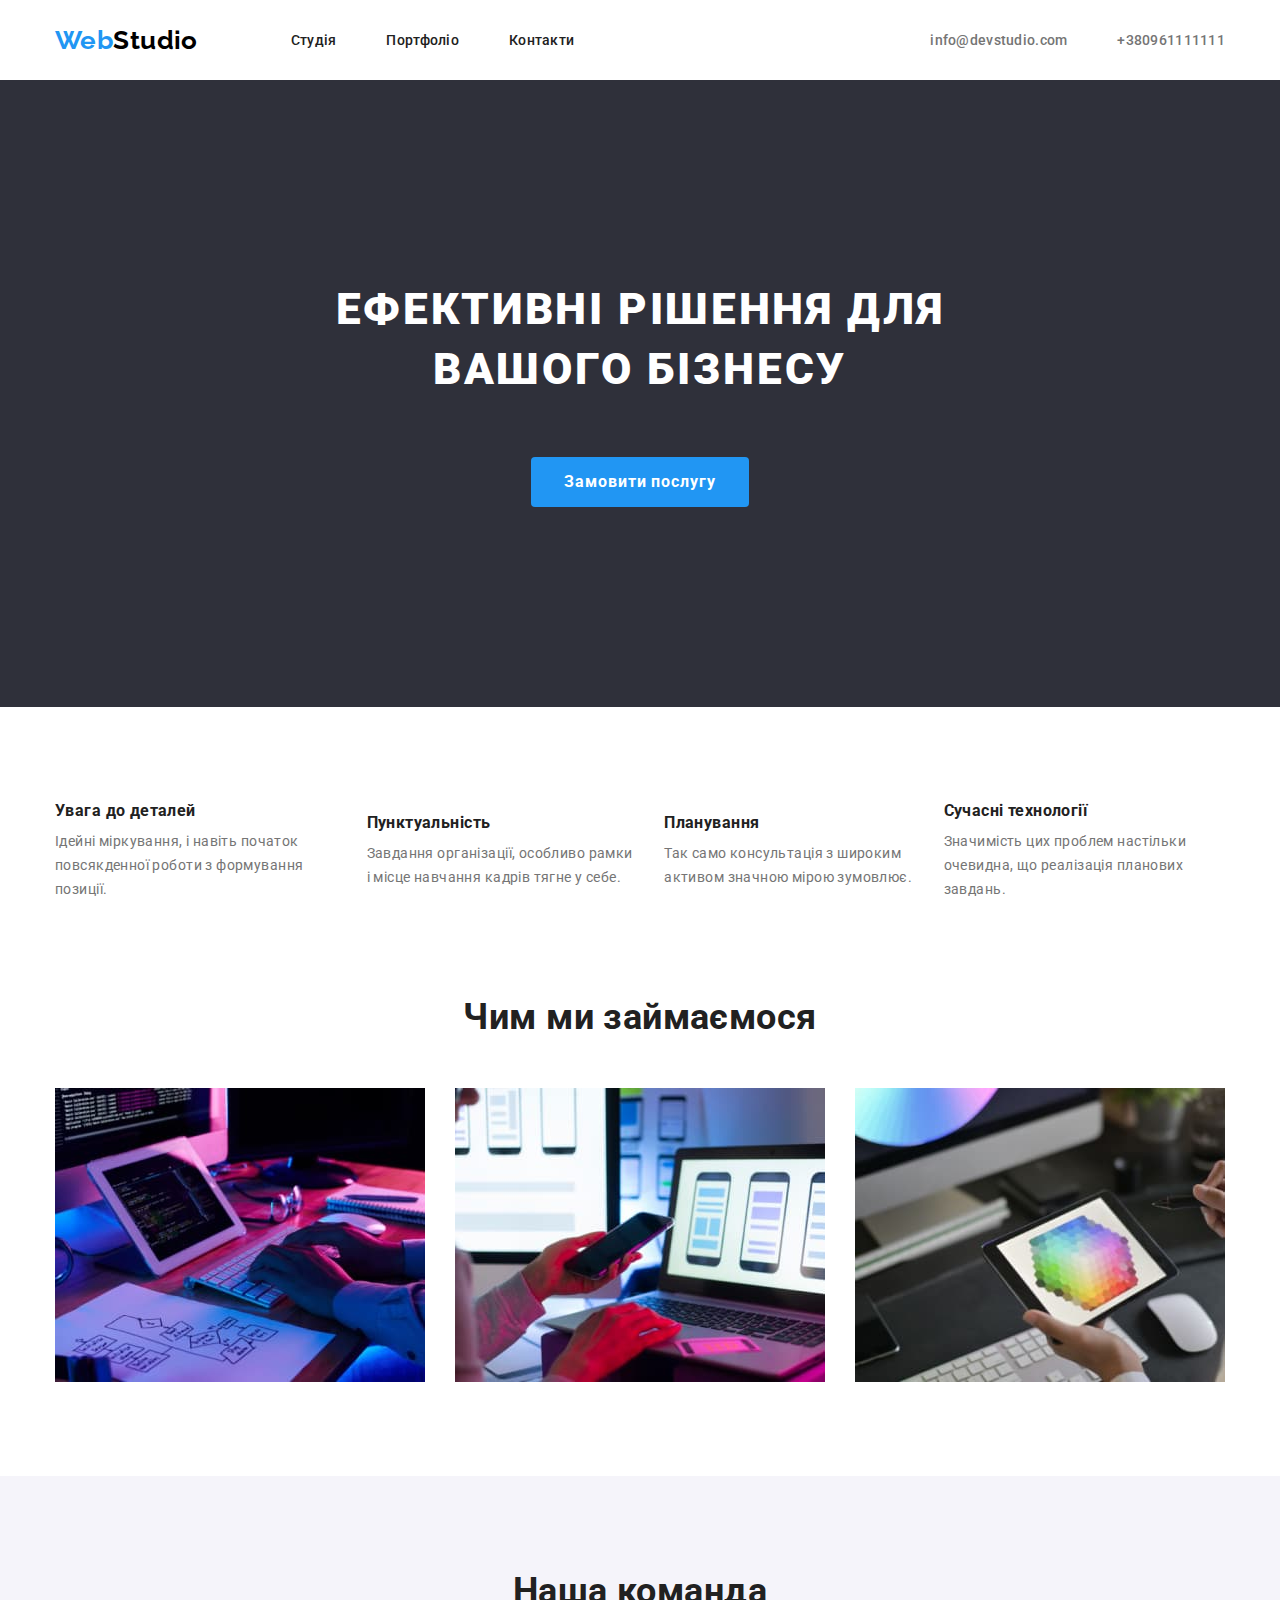
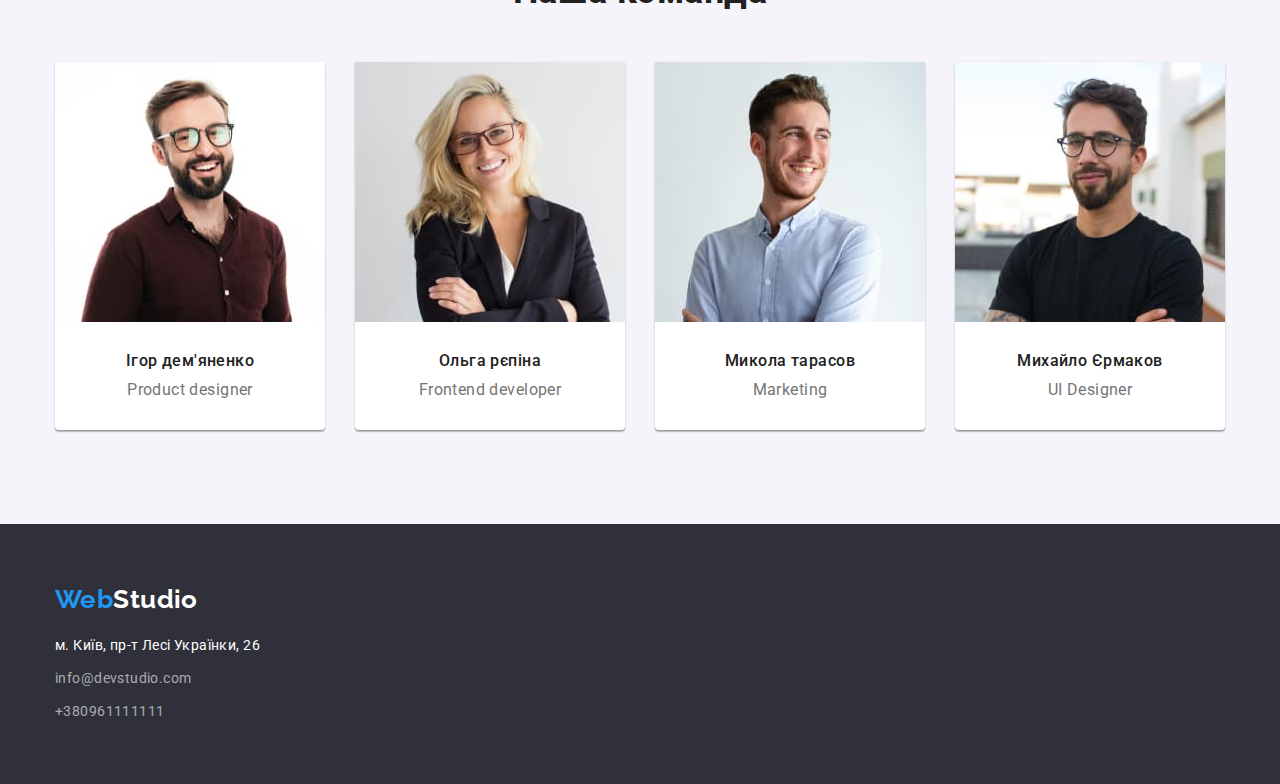
<file: index.html>
<!DOCTYPE html>
 <html lang="uk">
<head>
    <meta charset="UTF-8">
    <meta http-equiv="X-UA-Compatible" content="IE=edge">
    <meta name="viewport" content="width=device-width, initial-scale=1.0">
    <title>WebStudio</title>
    <link rel="stylesheet" href="https://cdnjs.cloudflare.com/ajax/libs/modern-normalize/1.0.0/modern-normalize.min.css">
    <link rel="stylesheet" href="./css/styles.css">
    <link rel="preconnect" href="https://fonts.googleapis.com">
    <link rel="preconnect" href="https://fonts.gstatic.com" crossorigin>
    <link href="https://fonts.googleapis.com/css2?family=Raleway:wght@700&family=Roboto:wght@400;500;700;900&display=swap"
        rel="stylesheet">
</head>

<body>
    <header class="header">
        <div class="container">
        <nav class="main-nav">
            <a class="logo-link" href="./index.html" lang="en">Web<span class="header-logo-span">Studio</span></a>
            <ul class="list">
                <li class="navigation-list-item">
                    <a class="current-page link" href="./index.html">Студія</a></li>
                <li class="navigation-list-item">
                    <a class="link" href="./portfolio.html">Портфоліо</a></li>
                <li class="navigation-list-item">
                    <a class="link" href="#">Контакти</a></li>
            </ul>
            <ul class="header">
                <li class="contact">
                    <a class="header-contact" href="mailto:info@devstudio.com">info@devstudio.com</a>
                </li>
                <li class="contact">
                    <a class="header-contact" href="tel:+380961111111">+380961111111</a>
                </li>
            </ul>
        </nav>
        </div>
    </header>
    <main>
        <section class="section-hero">
            <div class="container">
            <h1 class="section-caption">Ефективні рішення для вашого бізнесу</h1>
            <button class="primary-button" type="button">Замовити послугу</button>
            </div>
        </section>
        <section class="section">
            <div class="container">
        <h2 class="visually-hidden">Переваги</h2>
            <ul class="section-list">
                <li>
                    <h3 class="section-title">Увага до деталей</h3>
                    <p class="section-text">Ідейні міркування, і навіть початок повсякденної роботи з формування позиції.</p>
                </li>
                <li>
                    <h3 class="section-title">Пунктуальність</h3>
                    <p class="section-text">Завдання організації, особливо рамки і місце навчання кадрів тягне у себе.</p>
                </li>
                <li>
                    <h3 class="section-title">Планування</h3>
                    <p class="section-text">Так само консультація з широким активом значною мірою зумовлює.</p>
                </li>
                <li>
                    <h3 class="section-title">Сучасні технології</h3>
                    <p class="section-text">Значимість цих проблем настільки очевидна, що реалізація планових завдань.</p>
                </li>
            </ul>
            </div>
        </section>
        <section class="section-tasks">
            <div class="container">
            <h2 class="section-headlines">Чим ми займаємося</h2>
            <ul class="section-list">
                <li><img src="./images/typing.jpg" alt="Написання коду" width="370"></li>
                <li><img src="./images/laptop.jpg" alt="Розробка мобільного додатку" width="370"></li>
                <li><img src="./images/drawing.jpg" alt="Дизайн" width="370"></li>
            </ul>
            </div>
        </section>
        <section class="section-portrait">
            <div class="container">
            <h2 class="section-headlines">Наша команда</h2>
            <ul class="section-photo-list">
                <li class="photo"><img src="./images/igor.jpg" alt="чоловік в окулярах посміхається" width="270">
                    <div class="section-heading-desc">
                    <h3 class="section-heading">Ігор дем'яненко</h3>
                    <p class="section-lead">Product designer</p>
                    </div>
                </li>
                <li class="photo"><img src="./images/olga.jpg" alt="дівчина посміхається" width="270">
                    <div class="section-heading-desc">
                    <h3 class="section-heading">Ольга рєпіна</h3>
                    <p class="section-lead">Frontend developer</p>
                    </div>
                </li>
                <li class="photo"><img src="./images/mikola.jpg" alt="чоловік посміхається" width="270">
                    <div class="section-heading-desc">
                    <h3 class="section-heading">Микола тарасов</h3>
                    <p class="section-lead">Marketing</p>
                    </div>
                </li>
                <li class="photo"><img src="./images/mihailo.jpg" alt="чоловік в окулярах" width="270">
                    <div class="section-heading-desc">
                    <h3 class="section-heading">Михайло Єрмаков</h3>
                    <p class="section-lead">UI Designer</p>
                    </div>
                </li>
            </ul>
            </div>
        </section>
    </main>
    <footer class="footer">
        <div class="container">
        <a class="link-logo" href="./index.html">Web<span class="footer-span">Studio</span></a>
        <address>
            <ul class="address-link">
                <li class="services"><a class="footer-address" href="https://goo.gl/maps/CPtrU1FHBa2aNyZL9" target="_blank"
                        rel="noopener noreferrer nofollow">м. Київ, пр-т Лесі
                        Українки, 26</a></li>
                <li class="services"><a class="footer-link" href="mailto:info@devstudio.com">info@devstudio.com</a></li>
                <li class="services"><a class="footer-link" href="tel:+380961111111">+380961111111</a></li>
            </ul>
        </address>
        </div>
    </footer>
</body>

</html>
</file>
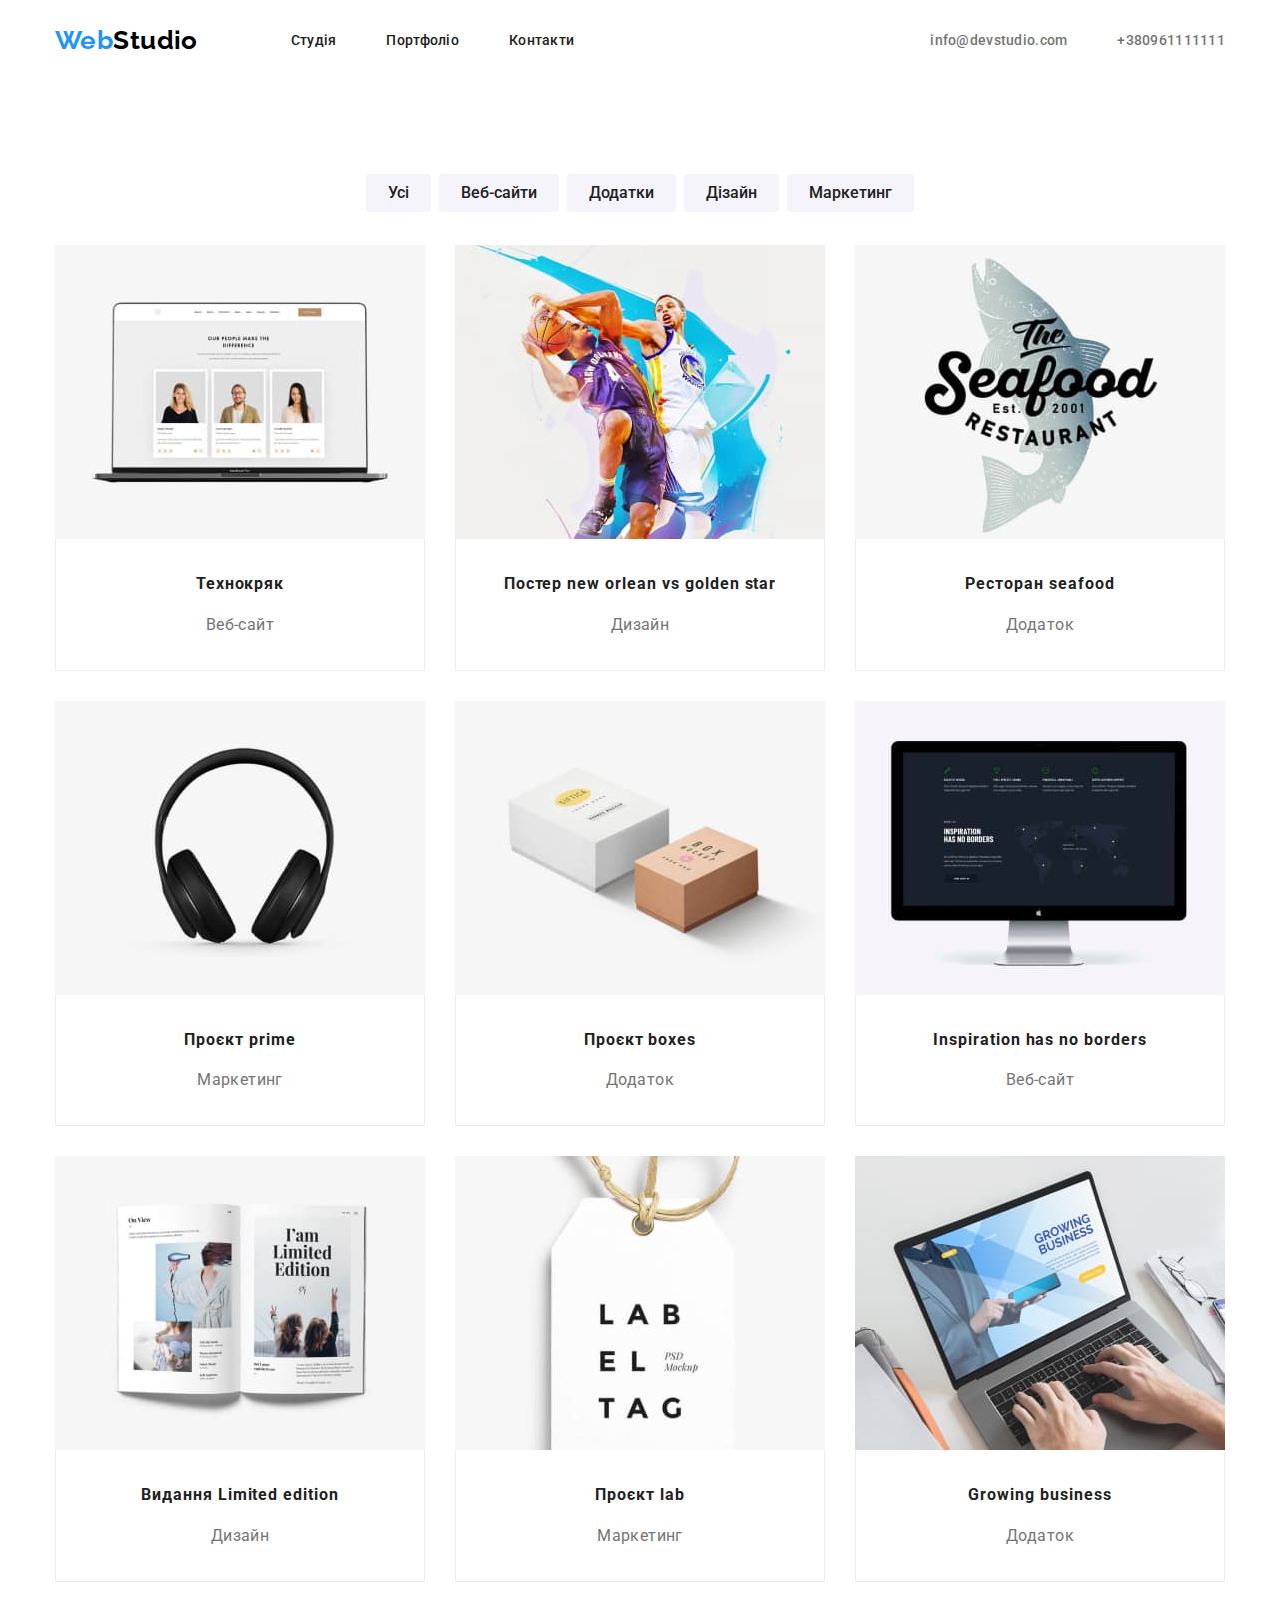
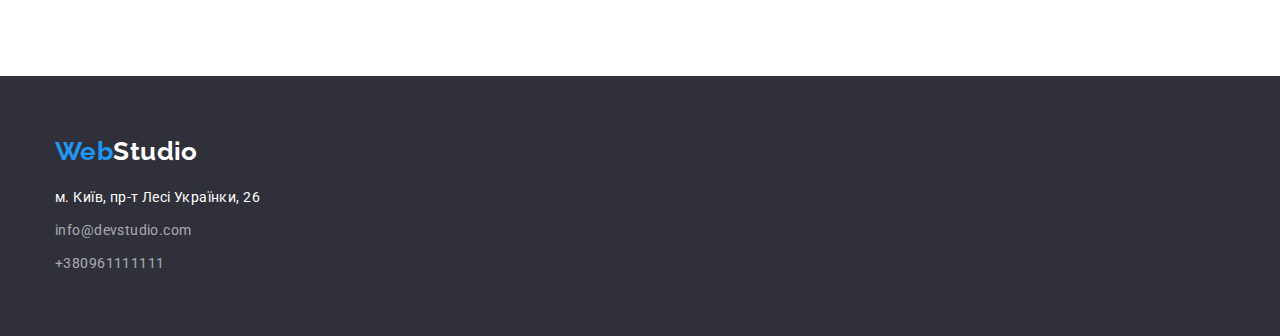
<file: portfolio.html>
<!DOCTYPE html>
<html lang="uk">
<head>
    <meta charset="UTF-8">
    <meta http-equiv="X-UA-Compatible" content="IE=edge">
    <meta name="viewport" content="width=device-width, initial-scale=1.0">
    <title>WebStudio</title>
    <link rel="stylesheet" href="https://cdnjs.cloudflare.com/ajax/libs/modern-normalize/1.0.0/modern-normalize.min.css">
    <link rel="stylesheet" href="./css/styles.css">
 <link rel="preconnect" href="https://fonts.googleapis.com">
<link rel="preconnect" href="https://fonts.gstatic.com" crossorigin>
<link href="https://fonts.googleapis.com/css2?family=Raleway:wght@700&family=Roboto:wght@400;500;700;900&display=swap" rel="stylesheet">
</head>
<body>
    <header class="header">
        <div class="container">
            <nav class="main-nav">
                <a class="logo-link" href="./index.html" lang="en">Web<span class="header-logo-span">Studio</span></a>
                <ul class="list">
                    <li class="navigation-list-item">
                        <a class="current-page link" href="./index.html">Студія</a>
                    </li>
                    <li class="navigation-list-item">
                        <a class="link" href="./portfolio.html">Портфоліо</a>
                    </li>
                    <li class="navigation-list-item">
                        <a class="link" href="#">Контакти</a>
                    </li>
                </ul>
                <ul class="header">
                    <li class="contact">
                        <a class="header-contact" href="mailto:info@devstudio.com">info@devstudio.com</a>
                    </li>
                    <li class="contact">
                        <a class="header-contact" href="tel:+380961111111">+380961111111</a>
                    </li>
                </ul>
            </nav>
        </div>
    </header>
    <main>
     <section class="section-page">
        <div class="container">
<div class="button-page">
<button class="five-button" type="button">Усі</button>
<button class="five-button" type="button">Веб-сайти</button>
<button class="five-button" type="button">Додатки</button>
<button class="five-button" type="button">Дізайн</button>
<button class="five-button" type="button">Маркетинг</button>
</div>
    <ul class="feature-list">
        <li><img src="./images/1.jpg" alt="Фото на комп,ютері" width="370">
            <div class="flex-element">
            <h2 class="section-subject">Технокряк</h2>
            <p class="section-desc">Веб-сайт</p></div></li>
        <li><img src="./images/2.jpg" alt="Баскетболісти" width="370">
            <div class="flex-element">
            <h2 class="section-subject">Постер new orlean vs golden star</h2>
            <p class="section-desc">Дизайн</p></div></li>
            
          <li><img src="./images/3.jpg" alt="Емблема ресторану" width="370">
            <div class="flex-element">
            <h2 class="section-subject">Ресторан seafood</h2>
            <p class="section-desc">Додаток</p></div></li>
            
            <li><img src="./images/4.jpg" alt="Навушники" width="370">
                <div class="flex-element">
                <h2 class="section-subject">Проєкт prime</h2>
                <p class="section-desc">Маркетинг</p></div></li>
                
            <li><img src="./images/5.jpg" alt="Коробочки" width="370">
                <div class="flex-element">
                <h2 class="section-subject">Проєкт boxes</h2>
                <p class="section-desc">Додаток</p></div></li>
               
            <li><img src="./images/6.jpg" alt="Монітор" width="370">
                <div class="flex-element">
                <h2 class="section-subject">Inspiration has no borders</h2>
                <p class="section-desc">Веб-сайт</p></div></li>
                
            <li><img src="./images/7.jpg" alt="Книга" width="370">
                <div class="flex-element">
                <h2 class="section-subject">Видання Limited edition</h2>
                <p class="section-desc">Дизайн</p></div></li>
               
            <li><img src="./images/8.jpg" alt="Емблема" width="370">
                <div class="flex-element">
                <h2 class="section-subject">Проєкт lab</h2>
                <p class="section-desc">Маркетинг</p></div></li>
                
            <li><img src="./images/9.jpg" alt="Ноутбук" width="370">
                <div class="flex-element">
                <h2 class="section-subject">Growing business</h2>
                <p class="section-desc">Додаток</p></div></li>
                
    </ul>
    </div>
</section>
    </main>
    <footer class="footer">
        <div class="container">
        <a class="link-logo" href="/">Web<span class="footer-span">Studio</span></a>
        <address>
            <ul class="address-link">
                <li class="services"><a class="footer-address" href="https://goo.gl/maps/CPtrU1FHBa2aNyZL9" target="_blank" rel="noopener noreferrer nofollow">м.
                        Київ, пр-т Лесі
                        Українки, 26</a></li>
                <li class="services"><a class="footer-link" href="mailto:info@devstudio.com">info@devstudio.com</a></li>
                <li class="services"><a class="footer-link" href="tel:+380961111111">+380961111111</a></li>
            </ul>
        </address>
        </div>
    </footer>
    </body>
    
    </html>
</file>
<file: css/styles.css>
/*color #212121*/
/*color #FFFFFF*/
/*color #757575*/
/*color #2196F3*/
/* color fon #2F303A */
:root{
    --primary-text-color:#757575;
    --title-text-color:#000000;
    --accent-color:#2196F3;
    --focus-button:#188CE8;
    --color-caption:#FFFFFF;
    --color-fon:#2F303A;
    --color-link:#212121;
    --fon-button:#F5F4FA;
    
}

*,
*::before,
*::after {
    box-sizing: border-box;
}
img {
max-width: 100%;
display:block;
height: auto;
}
.container {
    width:1200px;
    padding: 0 15px;
    margin: 0 auto;

}
ul {
    list-style:none;
    padding-left: 0;
    margin: 0;
}
h1,h2,h3,h4,h5,h6,p {
    margin-top: 0;
    margin-bottom: 0;
}
    .link {
    text-decoration:none;
}
body {
    color:var(--title-text-color);
    font-family:'Roboto',sans-serif;
    font-size:14px;
    letter-spacing: 0.03em;
}
/* logo */
.main-nav {
    display: flex;
    align-items: center;
}
.logo {
    font-family:'Raleway',cursive;
text-decoration: none;
}
.button-page {
    display:flex;
}
.section-tasks {
    padding-top: 0;
    padding-bottom: 94px;
}

.logo-link {
color:var(--accent-color);
font-family:'Raleway',cursive;
font-weight:700;
font-size: 26px;
line-height: 1.17;
text-decoration: none;

padding: 25px 0;
}
.header-logo-span{
    color:var(--title-text-color);
}
.current-page {
    color:var(--color-link);
}
.current-page:hover,focus {
    color:var(--accent-color);
}
    .link {
color:var(--color-link);
    font-weight:500;
    line-height: 1.17;
    letter-spacing: 0.02em;

    display:block;
    padding: 32px 0;
    margin: 0;
    }
.link:hover,.link:focus {
 color: var(--accent-color);
}
.header-contact {
color:var(--primary-text-color);
text-decoration: none;
font-weight:500;
line-height: 1.17;
letter-spacing: 0.02em;

display: block;
 padding: 32px 0;

}
.header {
    display: flex;
    margin-left: auto;
    margin-top: 0;
    margin-bottom: 0;
}
.header .contact + .contact {
    margin-left: 50px;
}
.header-contact:hover,.header-contact:focus {
 color: var(--accent-color);
}
.list {
    display: flex;
    margin-left: 93px;
    margin-top: 0;
    margin-bottom: 0;
    gap: 50px;
}
/* main section1*/
.section-hero {
background-color:var(--color-fon);
text-align: center;
padding-top: 200px;
padding-bottom: 200px;
}
.section-caption {
    color:var(--color-caption);
        font-weight:900;
        font-size: 44px;
        line-height: 1.36;
        text-align:center;
        letter-spacing: 0.06em;
        text-transform: uppercase;
        width: 700px;

        margin-left: auto;
        margin-right: auto;
        margin-top: 0;
        margin-bottom: 57px;

    }
    /* hide */
    .visually-hidden {
        position:absolute;
        white-space:nowrap;
        width:1px;
        height:1px;
        overflow:hidden;
        border:0;
        padding:0;
        clip:rect(0 0 0 0);
        clip-path:inset(50%);
        margin:-1px;
    }
    /* button */
.primary-button {
    color:var(--color-caption);
    background-color:var(--accent-color); 
    border: 0; 
    font-family: inherit;
    font-style:normal;
    font-weight:700;
    font-size:16px;
    line-height:1.88;
    text-align:center;
    letter-spacing:0.06em;

    display:inline-block;
    min-width: 218px;
    border: none;
    border-radius: 4px;
    cursor: pointer;
    padding: 10px 32px;

}
.primary-button:hover,.primary-button:focus {
color:var(--color-caption);
background-color: var(--focus-button);
}
.primary-button:active {
    color: var(--color-caption);
        background-color: var(--accent-color);
}

/* section2,3 */
.section-title{
color:var(--color-link);
line-height: 1.17;
margin-top: 0;
margin-bottom: 10px;
}
.section-text {
    color: var(--primary-text-color);
    font-weight: 400;
    line-height: 1.71;
}
.section-headlines {
    color: var(--color-link);
    font-size: 36px;
    line-height: 1.17;
    text-align: center;
    margin-top: 0;
    margin-bottom: 50px;
}
.section-heading {
 color: var(--color-link);
font-weight: 500;
font-size: 16px;
line-height: 1.17;
margin-top: 0;
}
.section-lead {
    color: var(--primary-text-color);
    font-weight: 400;
    font-size: 16px;
    line-height: 1.17;
    margin-top: 10px;
    padding-bottom: 0;
}
.section-heading-desc {
    text-align: center;
    padding:30px;   
    }

.section-list {
    display: flex;
    align-items: center;
    gap: 30px;
    }
.section-photo-list {
    display: flex;
    gap: 30px;    
}
.photo {
    background-color: var(--color-caption);
    box-shadow: 0px 1px 3px rgba(0, 0, 0, 0.12),
            0px 1px 1px rgba(0, 0, 0, 0.14),
            0px 2px 1px rgba(0, 0, 0, 0.2);
        border-radius: 0px 0px 4px 4px;
}
.section-portrait {
    background-color: var(--fon-button);
    padding-top: 94px;
    padding-bottom: 94px;
}

/* cторінка 2 */
.section-page {
 padding-top: 94px;
 padding-bottom: 94px;
}
.five-button {
    color: var(--color-link);
    background-color: var(--fon-button);
    border: 0;
    font-family: inherit;
    font-weight: 500;
    font-size: 16px;
    line-height: 1.63;
    text-align: center;

    padding: 6px 22px;
    border-radius: 4px;
    
}
.five-button:hover {
    color: var(--color-caption);
    background-color: var(--accent-color);
    box-shadow: 0px 3px 1px rgba(0, 0, 0, 0.1),
            0px 1px 2px rgba(0, 0, 0, 0.8),
            0px 2px 2px rgba(0, 0, 0, 0.12);
}
.five-button:focus {
    color: var(--accent-color);
    background-color: var(--color-caption);
    box-shadow: 0px 3px 1px rgba(0, 0, 0, 0.1),
            0px 1px 2px rgba(0, 0, 0, 0.8),
            0px 2px 2px rgba(0, 0, 0, 0.12);
}
.button-page {
    display: flex;
    justify-content: center;
    gap: 8px;
    margin-bottom: 33px;
   
}
.section-subject{
    color: var(--color-link);
    font-weight: 700;
    font-size: 16px;
    line-height: 1.88;
    letter-spacing: 0.06em;
    margin-top: 0;
}
.section-desc {
    color: var(--primary-text-color);
    font-weight: 400;
    font-size: 16px;
    line-height: 1.9;
    align-items: center;
    margin-top: 10px;
    padding-bottom: 0;
}
.feature-list {
    display: flex;
    flex-wrap: wrap;
    padding: 0;
    gap: 30px;
    flex-basis: calc((100%-60px)/3);
}
.section {
    background-color:var(--color-caption);
    padding-top:94px;
    padding-bottom:94px;
}
.flex-element {
    text-align: center;
    padding: 30px;
    border: 1px solid #EEEEEE;
    border-top: 0;
}

/* footer */
.footer{
    background-color:var(--color-fon);
    padding: 60px 0;
    margin-top: 0;
}
.link-logo {
    color:var(--accent-color);
    font-family: 'Raleway', cursive;
        font-weight:700;
        font-size: 26px;
        line-height: 1.17;
        text-decoration: none;
        display: block;
      margin-bottom:20px;
}
.footer-span {
    color: var(--color-caption);
}
.services {
    margin-bottom: 9px;
}
.services:last-child{
    margin-bottom: 0;
}
.footer-address {
    color: var(--color-caption);
    font-style: normal;
    line-height: 1.71;
    text-decoration: none;
}
.footer-address:hover, focus {
    color: var(--accent-color);
}
.footer-link {
    color:rgba(255,255,255,0.6);
        font-style: normal;
        font-weight: 400;
        line-height: 1.71;
        text-decoration: none;
    } 
.footer-link:hover,focus {
     color: var(--accent-color);
}
.address-link {
    flex-direction: column;
}
</file>
